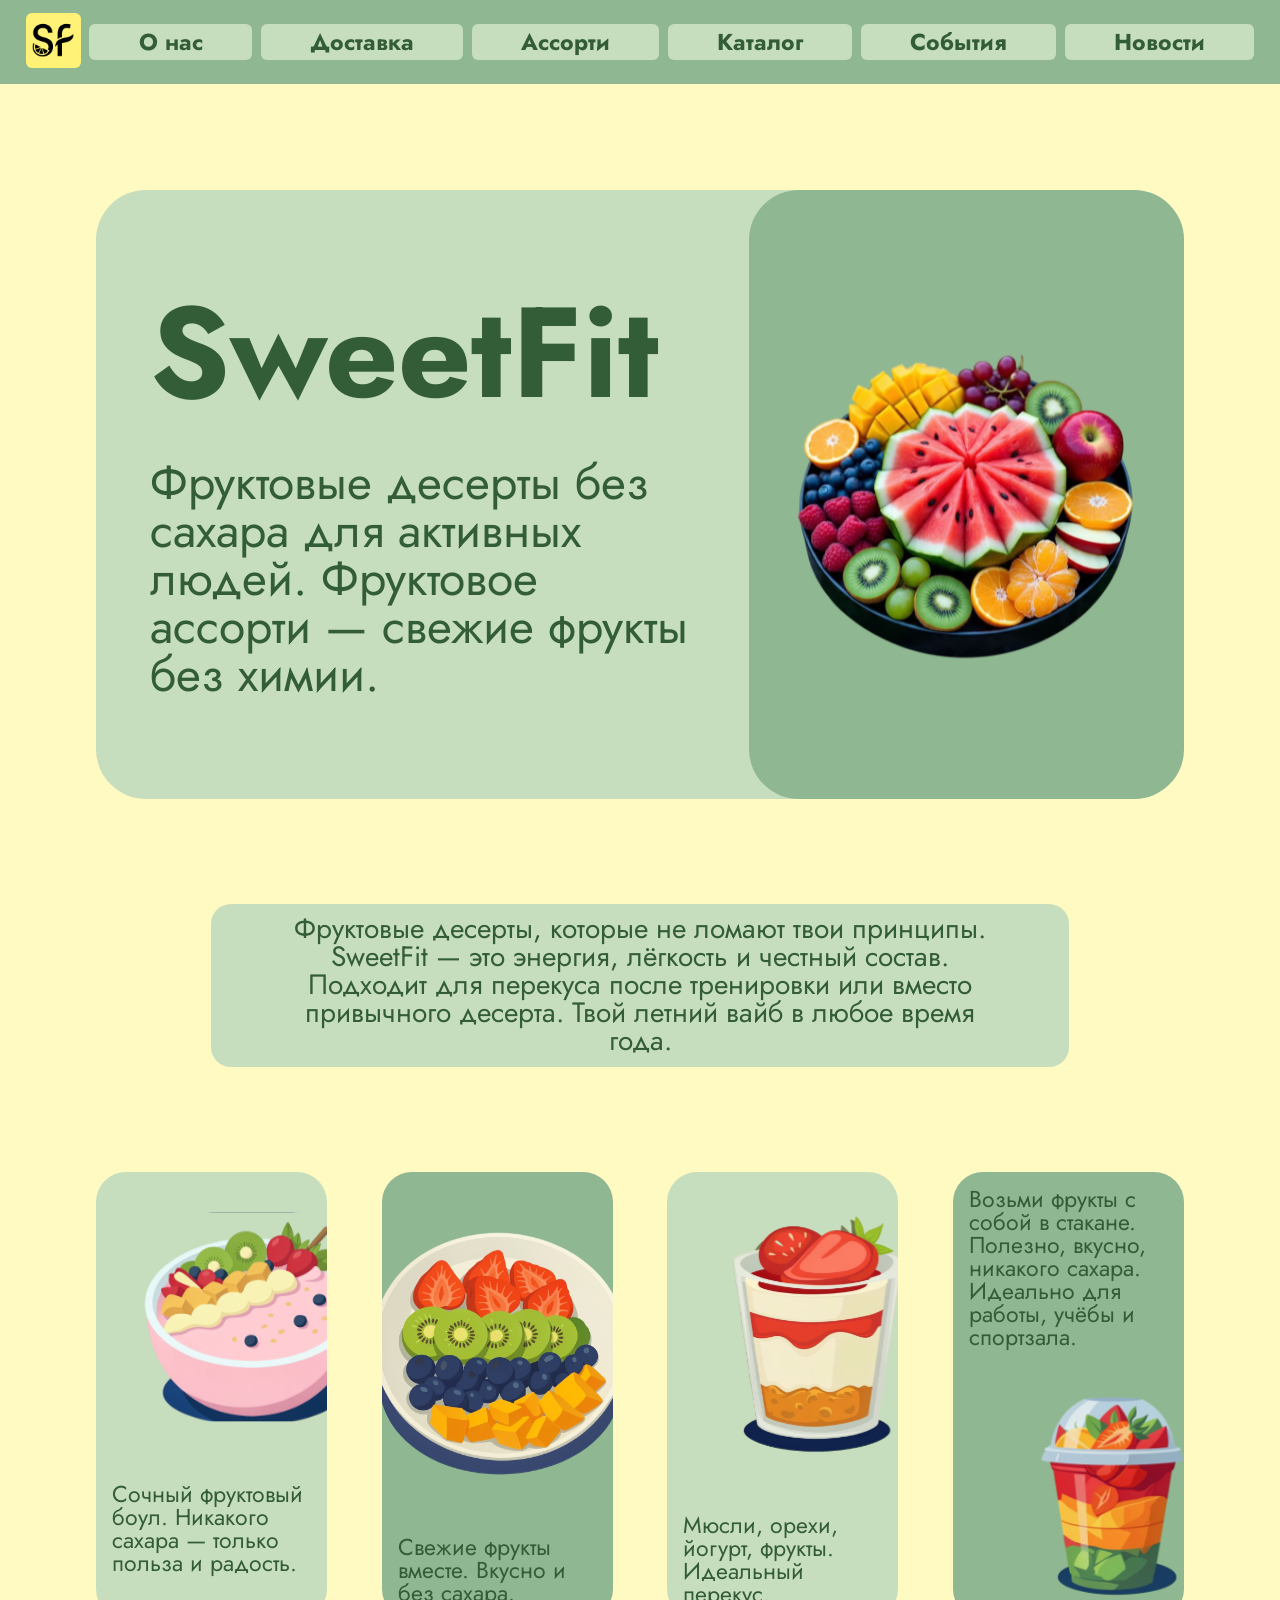
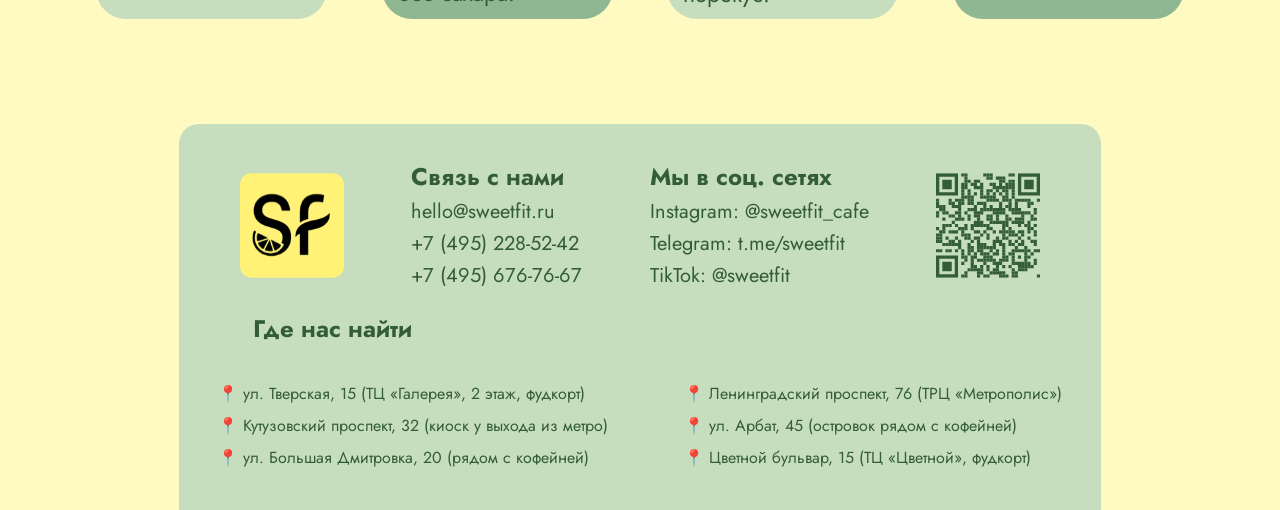
<file: index.html>
<!DOCTYPE html>
<html lang="en">
<head>
    <meta charset="UTF-8">
    <title>SweetFit</title>
    <link rel="stylesheet" href="css/style.css">
    <link rel="icon" href="assets/logo.svg">
</head>
<body class="page_main">
    <header>
        <a href="index.html">
            <img src="assets/logo.svg" alt="Главная">
        </a>
        <button><a href="pages/about.html">О нас</a></button>
        <button><a href="pages/delivery.html">Доставка</a></button>
        <button><a href="pages/assorti.html">Ассорти</a></button>
        <button><a href="pages/catalog.html">Каталог</a></button>
        <button><a href="pages/events.html">События</a></button>
        <button><a href="pages/news.html">Новости</a></button>
    </header>

    <div class="block" id="block_1_main">
        <div class="text_block" id="text_block_1.1_main">
            <h1>SweetFit</h1>
            <p>Фруктовые десерты без сахара для активных людей. Фруктовое ассорти — свежие фрукты без химии.</p>
        </div>
        <div class="block" id="img_block_1.1_main">
            <img src="assets/assorti_main.svg" alt="">
        </div>
    </div>
    
    <div class="block" id="block_2_main">
        <p>Фруктовые десерты, которые не ломают твои принципы. SweetFit —
            это энергия, лёгкость и честный состав. Подходит для перекуса после тренировки или вместо привычного десерта. Твой летний вайб
            в любое время года. </p>
    </div>
    
    <div class="container" id="container_1_main">
        <div class="block" id="block_1.1_main">
            <img src="assets/main_1.svg" alt="">
            <p>Сочный фруктовый боул. Никакого сахара — только польза и радость.</p>
        </div>
        <div class="block" id="block_1.2_main">
            <img src="assets/main_2.svg" alt="">
            <p>Свежие фрукты вместе. Вкусно и без сахара.</p>
        </div>
        <div class="block" id="block_1.3_main">
            <img src="assets/main_3.svg" alt="">
            <p>Мюсли, орехи, йогурт, фрукты. Идеальный перекус.</p>
        </div>
        <div class="block" id="block_1.4_main">
            <p>Возьми фрукты с собой в стакане. Полезно, вкусно, никакого сахара. Идеально
                для работы, учёбы
                и спортзала.</p>
            <img src="assets/main_4.svg" alt="">
        </div>
    </div>
    
    <footer>
        <div class="container" id="container_2_main">
            <img src="assets/logo.svg" alt="">
            <div id="text_block_2.1_main">
                <h2>Связь с нами</h2>
                <p>hello@sweetfit.ru <br>
                    +7 (495) 228-52-42 <br>
                    +7 (495) 676-76-67</p>
            </div>
            <div id="text_block_2.2_main">
                <h2>Мы в соц. сетях</h2>
                <p>Instagram: @sweetfit_cafe <br>
                    Telegram: t.me/sweetfit <br>
                    TikTok: @sweetfit</p>
            </div>
            <img src="assets/qr_1.svg" alt="">
        </div>
        <div class="container" id="container_3_main">
            <h1>Где нас найти</h1>
            <div class="text_block" id="text_block_3.1_main">
                <ul>
                    <li>📍 ул. Тверская, 15 (ТЦ «Галерея», 2 этаж, фудкорт)</li>
                    <li>📍 Кутузовский проспект, 32 (киоск у выхода из метро)</li>
                    <li>📍 ул. Большая Дмитровка, 20 (рядом с кофейней)</li>
                </ul>
                <ul>
                    <li>📍 Ленинградский проспект, 76 (ТРЦ «Метрополис»)</li>
                    <li>📍 ул. Арбат, 45 (островок рядом с кофейней)</li>
                    <li>📍 Цветной бульвар, 15 (ТЦ «Цветной», фудкорт)</li>
                </ul>
            </div>
        </div>
    </footer>
</body>
</html>
</file>
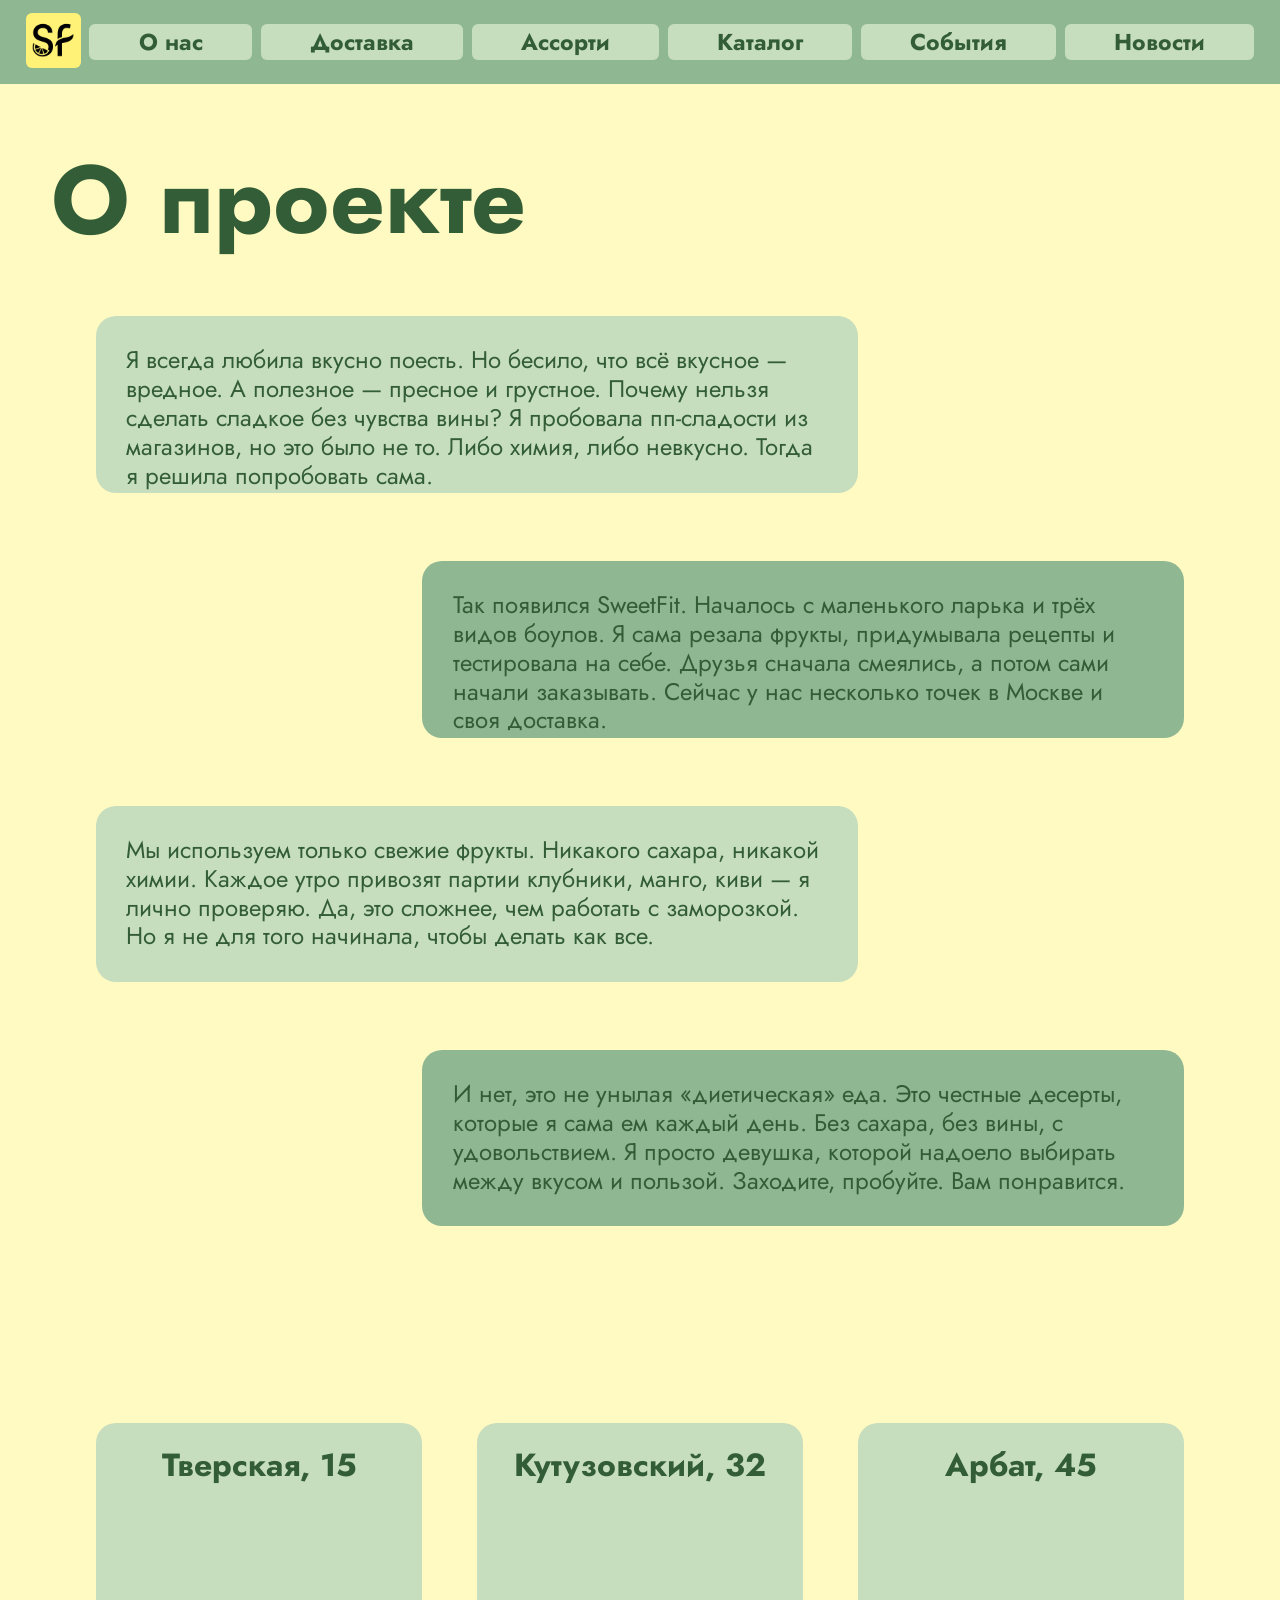
<file: pages/about.html>
<!DOCTYPE html>
<html lang="en">
<head>
    <meta charset="UTF-8">
    <title>О нас</title>
    <link rel="stylesheet" href="../css/style.css">
    <link rel="icon" href="../assets/logo.svg">
</head>
<body class="page_about">
    <header>
        <a href="../index.html">
            <img src="../assets/logo.svg" alt="Главная">
        </a>
        <button><a href="../pages/about.html">О нас</a></button>
        <button><a href="../pages/delivery.html">Доставка</a></button>
        <button><a href="../pages/assorti.html">Ассорти</a></button>
        <button><a href="../pages/catalog.html">Каталог</a></button>
        <button><a href="../pages/events.html">События</a></button>
        <button><a href="../pages/news.html">Новости</a></button>
    </header>
    
    <h1>О проекте</h1>
    
    <div class="container" id="container_1_about">
        <div class="text_block" id="text_block_1.1_about">
            <p>Я всегда любила вкусно поесть. Но бесило, что всё вкусное — вредное. А полезное — пресное и грустное. Почему нельзя сделать сладкое без чувства вины? Я пробовала пп-сладости из магазинов, но это было не то. Либо химия, либо невкусно. Тогда я решила попробовать сама.</p>
        </div>
    </div>
    <div class="container" id="container_2_about">
        <div class="text_block" id="text_block_2.1_about">
            <p>Так появился SweetFit. Началось с маленького ларька и трёх видов боулов. Я сама резала фрукты, придумывала рецепты и тестировала на себе. Друзья сначала смеялись, а потом сами начали заказывать. Сейчас у нас несколько точек в Москве и своя доставка.</p>
        </div>
    </div>
    <div class="container" id="container_3_about">
        <div class="text_block" id="text_block_3.1_about">
            <p>Мы используем только свежие фрукты. Никакого сахара, никакой химии. Каждое утро привозят партии клубники, манго, киви — я лично проверяю. Да, это сложнее, чем работать с заморозкой.  Но я не для того начинала, чтобы делать как все.</p>
        </div>
    </div>
    <div class="container" id="container_4_about">
        <div class="text_block" id="text_block_4.1_about">
            <p>И нет, это не унылая «диетическая» еда. Это честные десерты, которые я сама ем каждый день. Без сахара, без вины, с удовольствием. Я просто девушка, которой надоело выбирать между вкусом и пользой. Заходите, пробуйте. Вам понравится.</p>
        </div>
    </div>

    <div class="container" id="container_5_about">
        <div class="location-card" id="block_5.1_about">
            <div class="location-content">
                <h3>Тверская, 15</h3>
                <div class="location-details">
                    <img src="../assets/location1.svg" alt="Тверская">
                    <p>📍 ул. Тверская, 15<br>ТЦ «Галерея», 2 этаж</p>
                </div>
            </div>
        </div>

        <div class="location-card" id="block_5.2_about">
            <div class="location-content">
                <h3>Кутузовский, 32</h3>
                <div class="location-details">
                    <img src="../assets/location2.svg" alt="Кутузовский">
                    <p>📍 Кутузовский пр-т, 32<br>Киоск у метро</p>
                </div>
            </div>
        </div>

        <div class="location-card" id="block_5.3_about">
            <div class="location-content">
                <h3>Арбат, 45</h3>
                <div class="location-details">
                    <img src="../assets/location3.svg" alt="Арбат">
                    <p>📍 ул. Арбат, 45<br>Островок у кофейни</p>
                </div>
            </div>
        </div>
    </div>

</body>
</html>
</file>
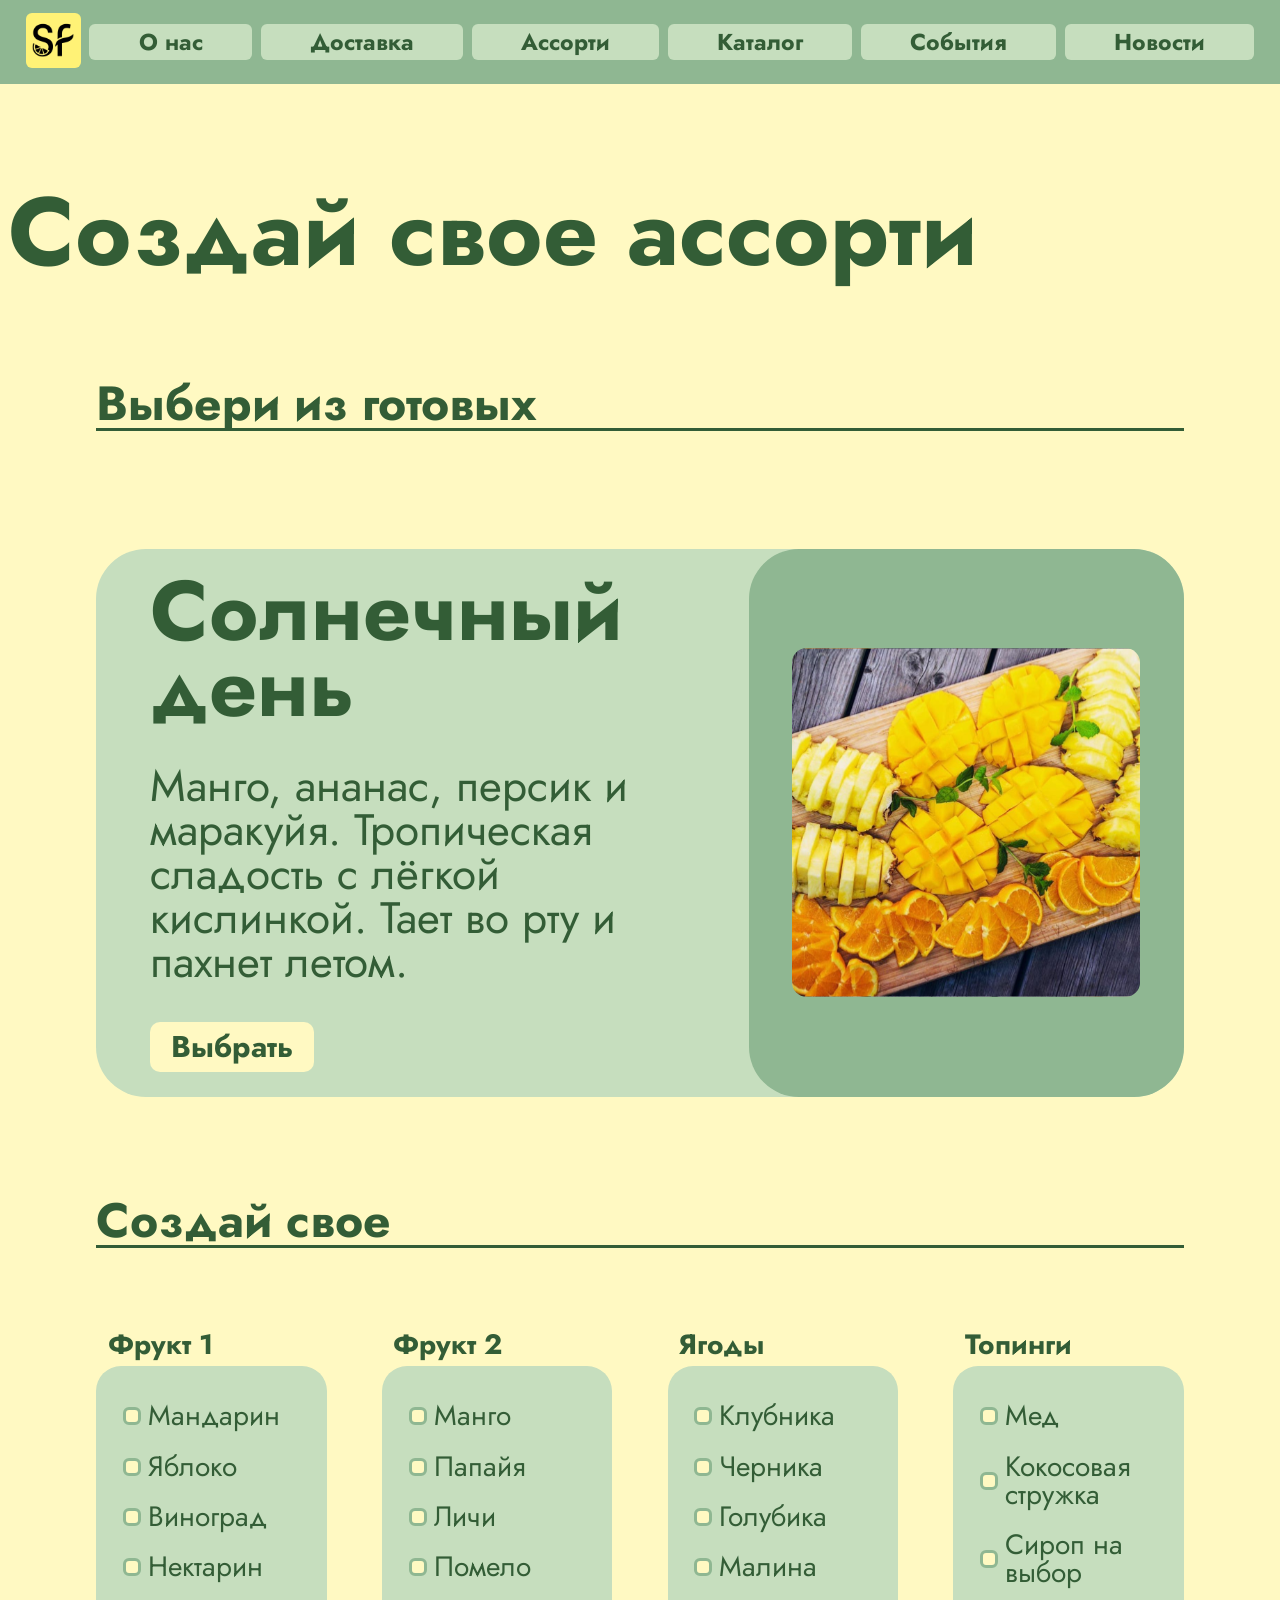
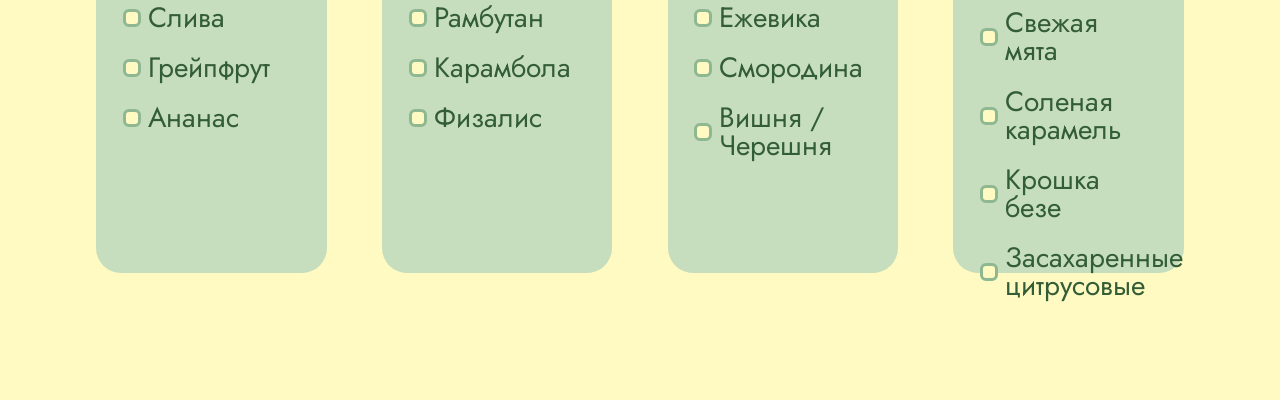
<file: pages/assorti.html>
<!DOCTYPE html>
<html lang="en">
<head>
    <meta charset="UTF-8">
    <title>Ассорти</title>
    <link rel="stylesheet" href="../css/style.css">
    <link rel="icon" href="../assets/logo.svg">
</head>
<body class="page_assorti">

    <header>
        <a href="../index.html">
            <img src="../assets/logo.svg" alt="Главная">
        </a>
        <button><a href="../pages/about.html">О нас</a></button>
        <button><a href="../pages/delivery.html">Доставка</a></button>
        <button><a href="../pages/assorti.html">Ассорти</a></button>
        <button><a href="../pages/catalog.html">Каталог</a></button>
        <button><a href="../pages/events.html">События</a></button>
        <button><a href="../pages/news.html">Новости</a></button>
    </header>

    <h1>Создай свое ассорти</h1>
    
    <div class="text_block">
        <h2>Выбери из готовых</h2>
        <hr class="line_assorti">
    </div>
    
    <div class="block" id="block_1_assorti">
        <div class="text_block" id="text_block_1.1_assorti">
            <h2>Солнечный день</h2>
            <p>Манго, ананас, персик и маракуйя. Тропическая сладость с лёгкой кислинкой. Тает во рту и пахнет летом.</p>
            <button>Выбрать</button>
        </div>
        <div class="block" id="img_block_1.1_assorti">
            <img src="../assets/assorti.svg" alt="">
        </div>
    </div>

    <div class="text_block">
        <h2>Создай свое</h2>
        <hr class="line_assorti">
    </div>

    <div class="container_assorti">
        <div class="text_block_assorti">
            <div class="text"><h2>Фрукт 1</h2></div>
            <div class="block_assorti">
                <label class="checkbox-label">
                    <input type="checkbox" class="custom-checkbox">
                    <span class="checkmark"></span>
                    Мандарин
                </label>
                <label class="checkbox-label">
                    <input type="checkbox" class="custom-checkbox">
                    <span class="checkmark"></span>
                    Яблоко
                </label>
                <label class="checkbox-label">
                    <input type="checkbox" class="custom-checkbox">
                    <span class="checkmark"></span>
                    Виноград
                </label>
                <label class="checkbox-label">
                    <input type="checkbox" class="custom-checkbox">
                    <span class="checkmark"></span>
                    Нектарин
                </label>
                <label class="checkbox-label">
                    <input type="checkbox" class="custom-checkbox">
                    <span class="checkmark"></span>
                    Слива
                </label>
                <label class="checkbox-label">
                    <input type="checkbox" class="custom-checkbox">
                    <span class="checkmark"></span>
                    Грейпфрут
                </label>
                <label class="checkbox-label">
                    <input type="checkbox" class="custom-checkbox">
                    <span class="checkmark"></span>
                    Ананас
                </label>
            </div>
        </div>

        <div class="text_block_assorti">
            <div class="text"><h2>Фрукт 2</h2></div>
            <div class="block_assorti">
                <label class="checkbox-label">
                    <input type="checkbox" class="custom-checkbox">
                    <span class="checkmark"></span>
                    Манго
                </label>
                <label class="checkbox-label">
                    <input type="checkbox" class="custom-checkbox">
                    <span class="checkmark"></span>
                    Папайя
                </label>
                <label class="checkbox-label">
                    <input type="checkbox" class="custom-checkbox">
                    <span class="checkmark"></span>
                    Личи
                </label>
                <label class="checkbox-label">
                    <input type="checkbox" class="custom-checkbox">
                    <span class="checkmark"></span>
                    Помело
                </label>
                <label class="checkbox-label">
                    <input type="checkbox" class="custom-checkbox">
                    <span class="checkmark"></span>
                    Рамбутан
                </label>
                <label class="checkbox-label">
                    <input type="checkbox" class="custom-checkbox">
                    <span class="checkmark"></span>
                    Карамбола
                </label>
                <label class="checkbox-label">
                    <input type="checkbox" class="custom-checkbox">
                    <span class="checkmark"></span>
                    Физалис
                </label>
            </div>
        </div>

        <div class="text_block_assorti">
            <div class="text"><h2>Ягоды</h2></div>
            <div class="block_assorti">
                <label class="checkbox-label">
                    <input type="checkbox" class="custom-checkbox">
                    <span class="checkmark"></span>
                    Клубника
                </label>
                <label class="checkbox-label">
                    <input type="checkbox" class="custom-checkbox">
                    <span class="checkmark"></span>
                    Черника
                </label>
                <label class="checkbox-label">
                    <input type="checkbox" class="custom-checkbox">
                    <span class="checkmark"></span>
                    Голубика
                </label>
                <label class="checkbox-label">
                    <input type="checkbox" class="custom-checkbox">
                    <span class="checkmark"></span>
                    Малина
                </label>
                <label class="checkbox-label">
                    <input type="checkbox" class="custom-checkbox">
                    <span class="checkmark"></span>
                    Ежевика
                </label>
                <label class="checkbox-label">
                    <input type="checkbox" class="custom-checkbox">
                    <span class="checkmark"></span>
                    Смородина
                </label>
                <label class="checkbox-label">
                    <input type="checkbox" class="custom-checkbox">
                    <span class="checkmark"></span>
                    Вишня / Черешня
                </label>
            </div>
        </div>

        <div class="text_block_assorti">
            <div class="text"><h2>Топинги</h2></div>
            <div class="block_assorti">
                <label class="checkbox-label">
                    <input type="checkbox" class="custom-checkbox">
                    <span class="checkmark"></span>
                    Мед
                </label>
                <label class="checkbox-label">
                    <input type="checkbox" class="custom-checkbox">
                    <span class="checkmark"></span>
                    Кокосовая стружка
                </label>
                <label class="checkbox-label">
                    <input type="checkbox" class="custom-checkbox">
                    <span class="checkmark"></span>
                    Сироп на выбор
                </label>
                <label class="checkbox-label">
                    <input type="checkbox" class="custom-checkbox">
                    <span class="checkmark"></span>
                    Свежая мята
                </label>
                <label class="checkbox-label">
                    <input type="checkbox" class="custom-checkbox">
                    <span class="checkmark"></span>
                    Соленая карамель
                </label>
                <label class="checkbox-label">
                    <input type="checkbox" class="custom-checkbox">
                    <span class="checkmark"></span>
                    Крошка безе
                </label>
                <label class="checkbox-label">
                    <input type="checkbox" class="custom-checkbox">
                    <span class="checkmark"></span>
                    Засахаренные цитрусовые
                </label>
            </div>
        </div>
    </div>
</body>
</html>
</file>
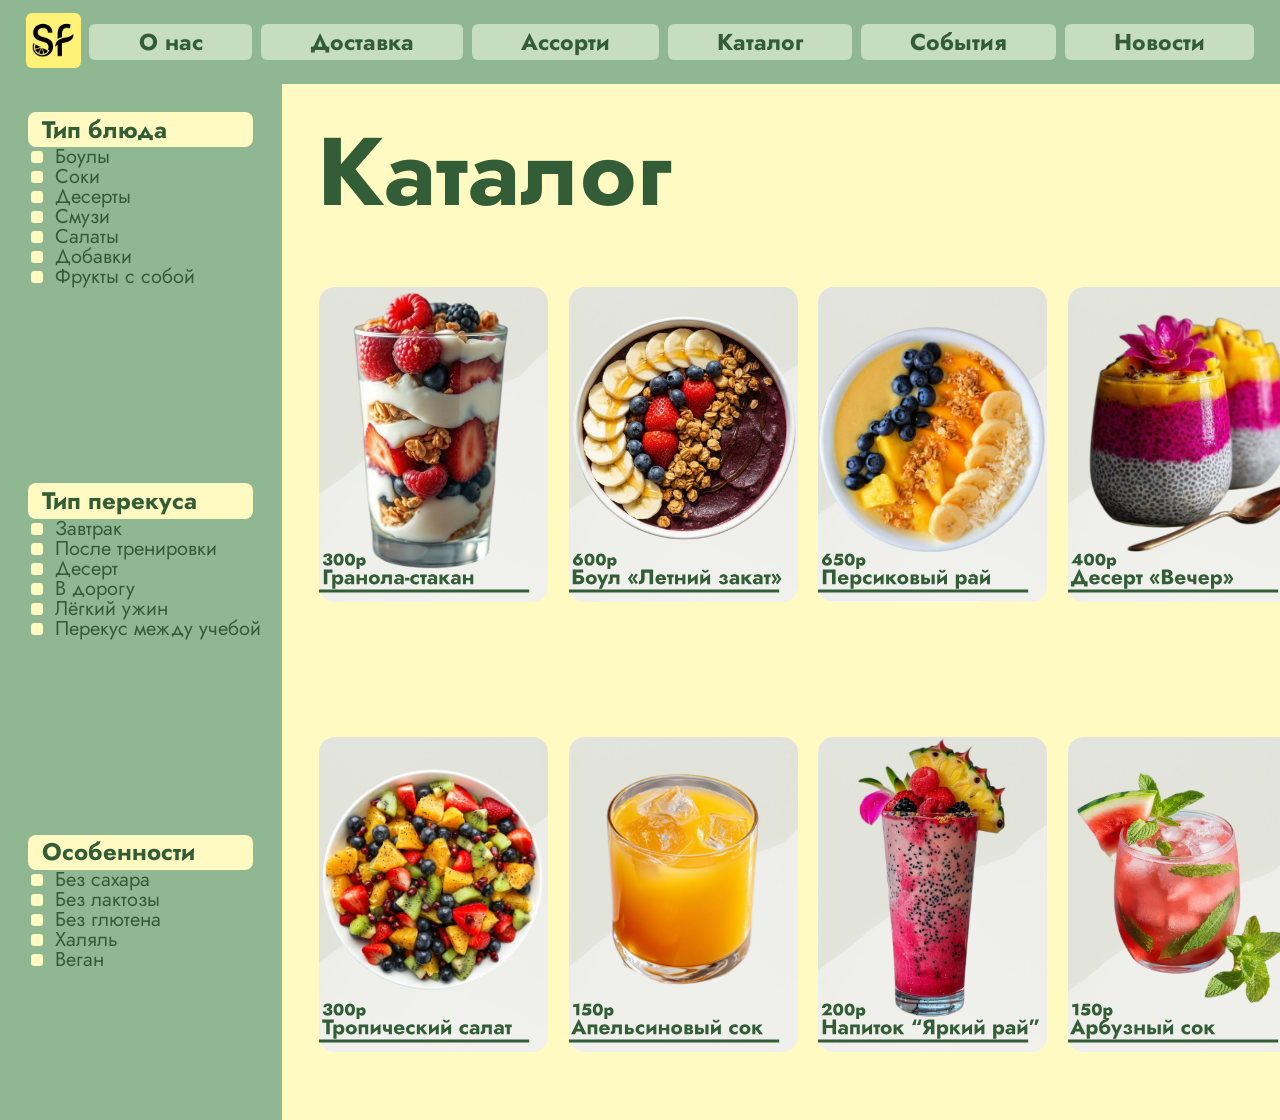
<file: pages/catalog.html>
<!DOCTYPE html>
<html lang="en">
<head>
    <meta charset="UTF-8">
    <title>Каталог</title>
    <link rel="stylesheet" href="../css/style.css">
    <link rel="icon" href="../assets/logo.svg">
</head>
<body class="page_catalog">
    <header>
        <a href="../index.html">
            <img src="../assets/logo.svg" alt="Главная">
        </a>
        <button><a href="../pages/about.html">О нас</a></button>
        <button><a href="../pages/delivery.html">Доставка</a></button>
        <button><a href="../pages/assorti.html">Ассорти</a></button>
        <button><a href="../pages/catalog.html">Каталог</a></button>
        <button><a href="../pages/events.html">События</a></button>
        <button><a href="../pages/news.html">Новости</a></button>
    </header>
    
    <div class="catalog">
        <div class="container" id="container_1_catalog">
            <div class="text_block" id="text_block_1.1_catalog">
                <div class="filter-group">
                    <h3>Тип блюда</h3>
                    <label class="checkbox-label">
                        <input type="checkbox" class="custom-checkbox">
                        <span class="checkmark"></span>
                        Боулы
                    </label>
                    <label class="checkbox-label">
                        <input type="checkbox" class="custom-checkbox">
                        <span class="checkmark"></span>
                        Соки
                    </label>
                    <label class="checkbox-label">
                        <input type="checkbox" class="custom-checkbox">
                        <span class="checkmark"></span>
                        Десерты
                    </label>
                    <label class="checkbox-label">
                        <input type="checkbox" class="custom-checkbox">
                        <span class="checkmark"></span>
                        Смузи
                    </label>
                    <label class="checkbox-label">
                        <input type="checkbox" class="custom-checkbox">
                        <span class="checkmark"></span>
                        Салаты
                    </label>
                    <label class="checkbox-label">
                        <input type="checkbox" class="custom-checkbox">
                        <span class="checkmark"></span>
                        Добавки
                    </label>
                    <label class="checkbox-label">
                        <input type="checkbox" class="custom-checkbox">
                        <span class="checkmark"></span>
                        Фрукты с собой
                    </label>
                </div>
    
                <div class="filter-group">
                    <h3>Тип перекуса</h3>
                    <label class="checkbox-label">
                        <input type="checkbox" class="custom-checkbox">
                        <span class="checkmark"></span>
                        Завтрак
                    </label>
                    <label class="checkbox-label">
                        <input type="checkbox" class="custom-checkbox">
                        <span class="checkmark"></span>
                        После тренировки
                    </label>
                    <label class="checkbox-label">
                        <input type="checkbox" class="custom-checkbox">
                        <span class="checkmark"></span>
                        Десерт
                    </label>
                    <label class="checkbox-label">
                        <input type="checkbox" class="custom-checkbox">
                        <span class="checkmark"></span>
                        В дорогу
                    </label>
                    <label class="checkbox-label">
                        <input type="checkbox" class="custom-checkbox">
                        <span class="checkmark"></span>
                        Лёгкий ужин
                    </label>
                    <label class="checkbox-label">
                        <input type="checkbox" class="custom-checkbox">
                        <span class="checkmark"></span>
                        Перекус между учебой
                    </label>
                </div>
    
                <div class="filter-group">
                    <h3>Особенности</h3>
                    <label class="checkbox-label">
                        <input type="checkbox" class="custom-checkbox">
                        <span class="checkmark"></span>
                        Без сахара
                    </label>
                    <label class="checkbox-label">
                        <input type="checkbox" class="custom-checkbox">
                        <span class="checkmark"></span>
                        Без лактозы
                    </label>
                    <label class="checkbox-label">
                        <input type="checkbox" class="custom-checkbox">
                        <span class="checkmark"></span>
                        Без глютена
                    </label>
                    <label class="checkbox-label">
                        <input type="checkbox" class="custom-checkbox">
                        <span class="checkmark"></span>
                        Халяль
                    </label>
                    <label class="checkbox-label">
                        <input type="checkbox" class="custom-checkbox">
                        <span class="checkmark"></span>
                        Веган
                    </label>
                </div>
            </div>
        </div>
        
        <div class="container" id="container_2_catalog">
            <h1>Каталог</h1>
            <div class="container" id="container_2.1_catalog">
                <div class="container" id="container_2.1.1_catalog">
                    <div class="block" id="block_2.1.1.1_catalog">
                        <img src="../assets/cat1.svg" alt="">
                    </div>
                    <div class="block" id="block_2.1.1.2_catalog">
                        <img src="../assets/cat2.svg" alt="">
                    </div>
                </div>
                <div class="container" id="container_2.1.2_catalog">
                    <div class="block" id="block_2.1.2.1_catalog">
                        <img src="../assets/cat3.svg" alt="">
                    </div>
                    <div class="block" id="block_2.1.2.2_catalog">
                        <img src="../assets/cat4.svg" alt="">
                    </div>
                </div>
            </div>
            <div class="container" id="container_2.2_catalog">
                <div class="container" id="container_2.2.1_catalog">
                    <div class="block" id="block_2.2.1.1_catalog">
                        <img src="../assets/cat5.svg" alt="">
                    </div>
                    <div class="block" id="block_2.2.1.2_catalog">
                        <img src="../assets/cat6.svg" alt="">
                    </div>
                </div>
                <div class="container" id="container_2.2.2_catalog">
                    <div class="block" id="block_2.2.2.1_catalog">
                        <img src="../assets/cat7.svg" alt="">
                    </div>
                    <div class="block" id="block_2.2.2.2_catalog">
                        <img src="../assets/cat8.svg" alt="">
                    </div>
                </div>
            </div>
        </div>
    </div>
</body>
</html>
</file>
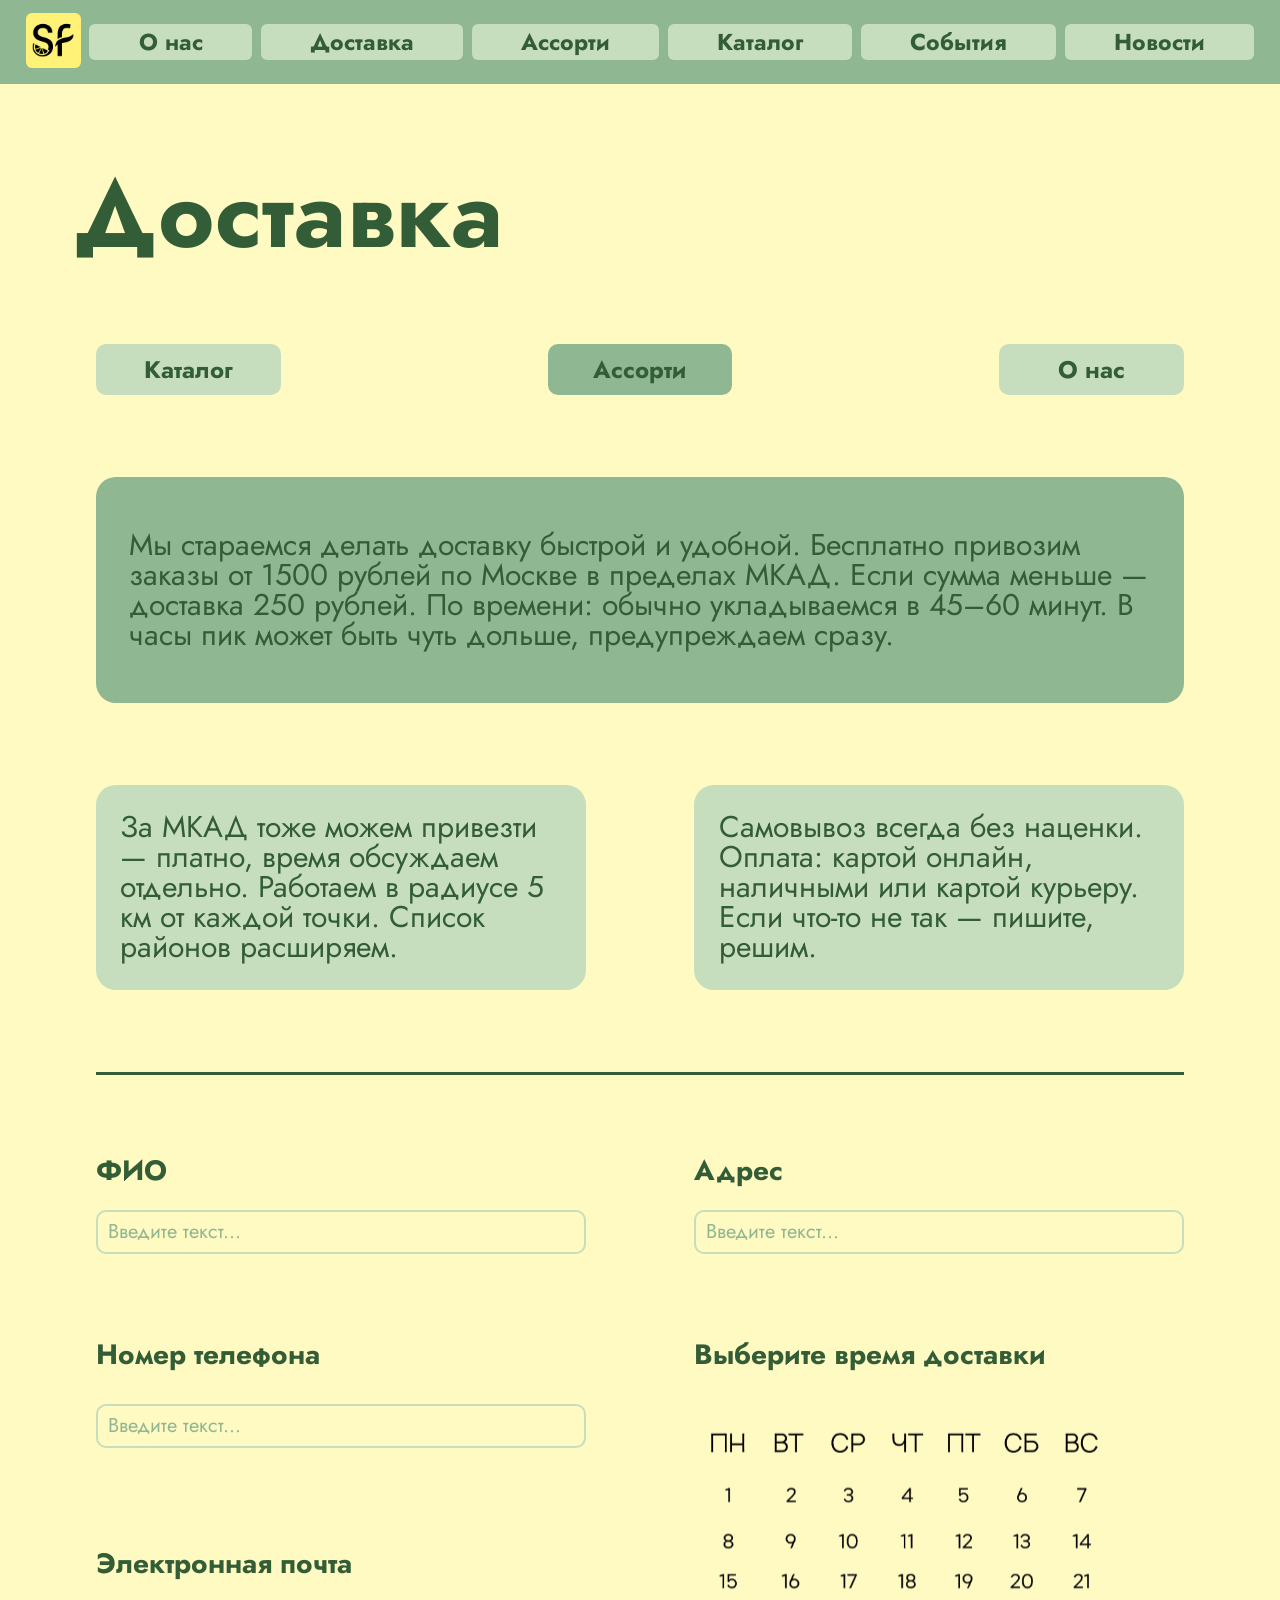
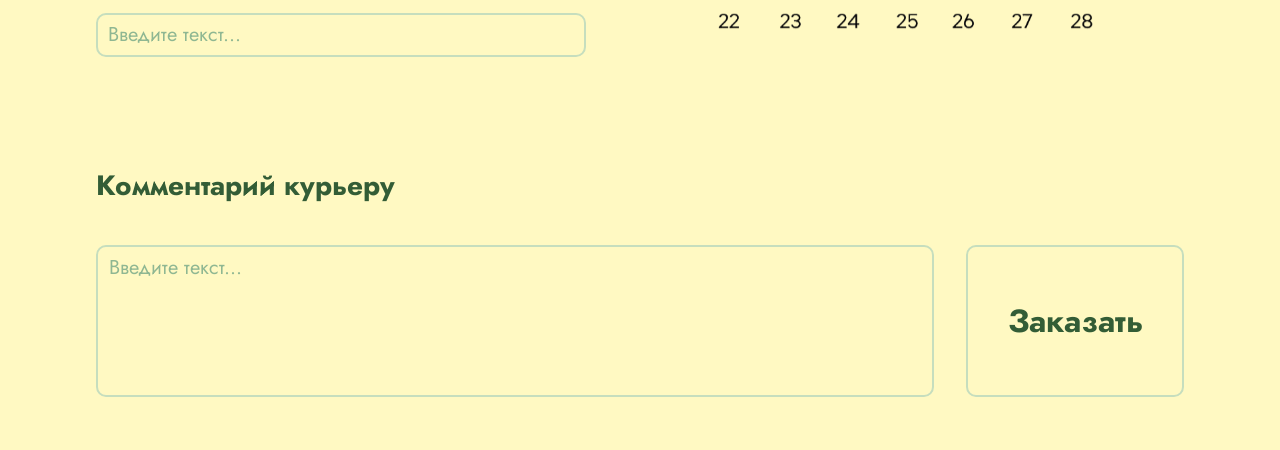
<file: pages/delivery.html>
<!DOCTYPE html>
<html lang="en">
<head>
    <meta charset="UTF-8">
    <title>Доставка</title>
    <link rel="stylesheet" href="../css/style.css">
    <link rel="icon" href="../assets/logo.svg">
</head>
<body class="page_delivery">
    <header>
        <a href="../index.html">
            <img src="../assets/logo.svg" alt="Главная">
        </a>
        <button><a href="../pages/about.html">О нас</a></button>
        <button><a href="../pages/delivery.html">Доставка</a></button>
        <button><a href="../pages/assorti.html">Ассорти</a></button>
        <button><a href="../pages/catalog.html">Каталог</a></button>
        <button><a href="../pages/events.html">События</a></button>
        <button><a href="../pages/news.html">Новости</a></button>
    </header>

    <h1>Доставка</h1>

    <div class="container" id="container_1_delivery">
        <button id="btn_1_delivery"><a href="../pages/catalog.html">Каталог</a></button>
        <button id="btn_2_delivery"><a href="../pages/assorti.html">Ассорти</a></button>
        <button id="btn_3_delivery"><a href="../pages/about.html">О нас</a></button>
    </div>

    <div class="text_block" id="text_block_1_delivery">
        <p>Мы стараемся делать доставку быстрой и удобной. Бесплатно привозим заказы от 1500 рублей по Москве в пределах МКАД. Если сумма меньше — доставка 250 рублей. По времени: обычно укладываемся в 45–60 минут. В часы пик может быть чуть дольше, предупреждаем сразу.</p>
    </div>

    <div class="container" id="container_2_delivery">
        <div class="text_block" id="text_block_2.1_delivery">
            <p>За МКАД тоже можем привезти — платно, время обсуждаем отдельно. Работаем в радиусе 5 км от каждой точки. Список районов расширяем.</p>
        </div>
        <div class="text_block" id="text_block_2.2_delivery">
            <p>Самовывоз всегда без наценки. Оплата: картой онлайн, наличными или картой курьеру. Если что-то не так — пишите, решим.</p>
        </div>
    </div>

    <hr class="line_delivery">

    <div class="container" id="container_3_delivery">
        <div class="text_block" id="text_block_3.1_delivery">
            <h2>ФИО</h2>
            <p>Введите текст...</p>
        </div>
        <div class="text_block" id="text_block_3.2_delivery">
            <h2>Адрес</h2>
            <p>Введите текст...</p>
        </div>
    </div>

    <div class="container" id="container_4_delivery">
        <div class="container" id="container_4.1_delivery">
            <div class="text_block" id="text_block_4.1.1_delivery">
                <h2>Номер телефона</h2>
                <p>Введите текст...</p>
            </div>
            <div class="text_block" id="text_block_4.1.2_delivery">
                <h2>Электронная почта</h2>
                <p>Введите текст...</p>
            </div>
        </div>
        <div class="block" id="block_4.1_delivery">
            <h2>Выберите время доставки</h2>
            <img src="../assets/calendar.svg" alt="">
        </div>
    </div>

    <div class="text_block" id="text_block_2_delivery">
        <h2>Комментарий курьеру</h2>
        <div class="container" id="container_2.1_delivery">
            <p>Введите текст...</p>
            <button><a href="../pages/404.html">Заказать</a></button>
        </div>
    </div>
</body>
</html>
</file>
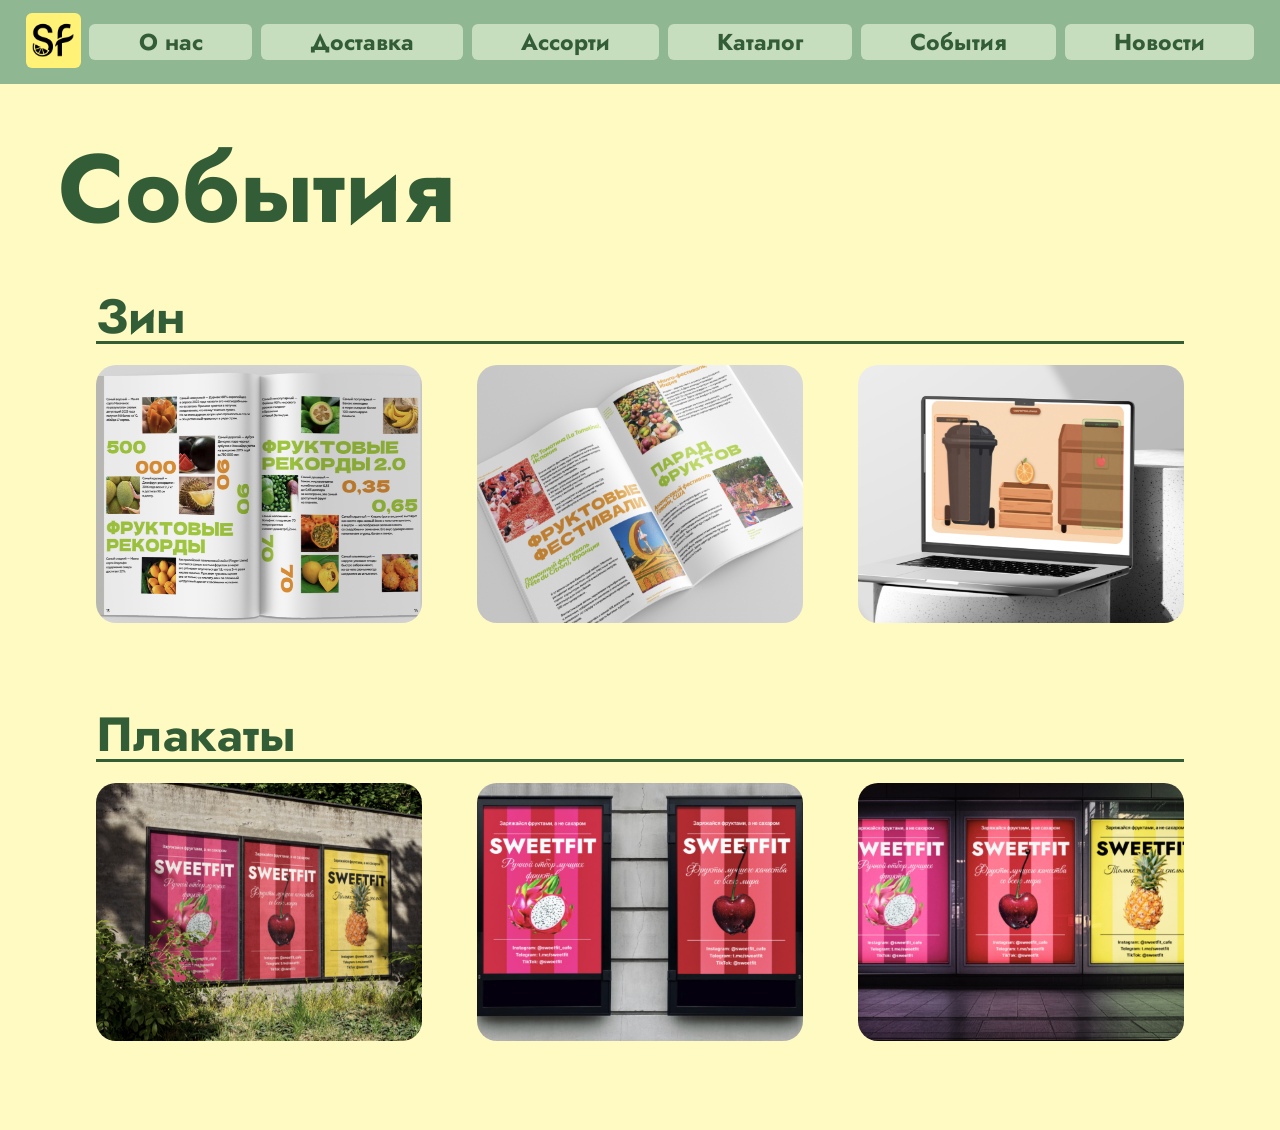
<file: pages/events.html>
<!DOCTYPE html>
<html lang="en">
<head>
    <meta charset="UTF-8">
    <title>События</title>
    <link rel="stylesheet" href="../css/style.css">
    <link rel="icon" href="../assets/logo.svg">
</head>
<body class="page_events">
    <header>
        <a href="../index.html">
            <img src="../assets/logo.svg" alt="Главная">
        </a>
        <button><a href="../pages/about.html">О нас</a></button>
        <button><a href="../pages/delivery.html">Доставка</a></button>
        <button><a href="../pages/assorti.html">Ассорти</a></button>
        <button><a href="../pages/catalog.html">Каталог</a></button>
        <button><a href="../pages/events.html">События</a></button>
        <button><a href="../pages/news.html">Новости</a></button>
    </header>

    <h1>События</h1>

    <div class="container" id="container_1_events">
        <div id="text_block_1.1_events">
            <h2>Зин</h2>
            <hr class="line_events">
        </div>
        <div class="container" id="container_1.1_events">
            <div class="img_block_events"><img src="../assets/events1.svg" alt=""></div>
            <div class="img_block_events"><img src="../assets/events2.svg" alt=""></div>
            <div class="img_block_events"><img src="../assets/events3.svg" alt=""></div>
        </div>
    </div>

    <div class="container" id="container_2_events">
        <div id="text_block_2.1_events">
            <h2>Плакаты</h2>
            <hr class="line_events">
        </div>
        <div class="container" id="container_2.1_events">
            <div class="img_block_events"><img src="../assets/events4.svg" alt=""></div>
            <div class="img_block_events"><img src="../assets/events5.svg" alt=""></div>
            <div class="img_block_events"><img src="../assets/events6.svg" alt=""></div>
        </div>
    </div>
</body>
</html>
</file>
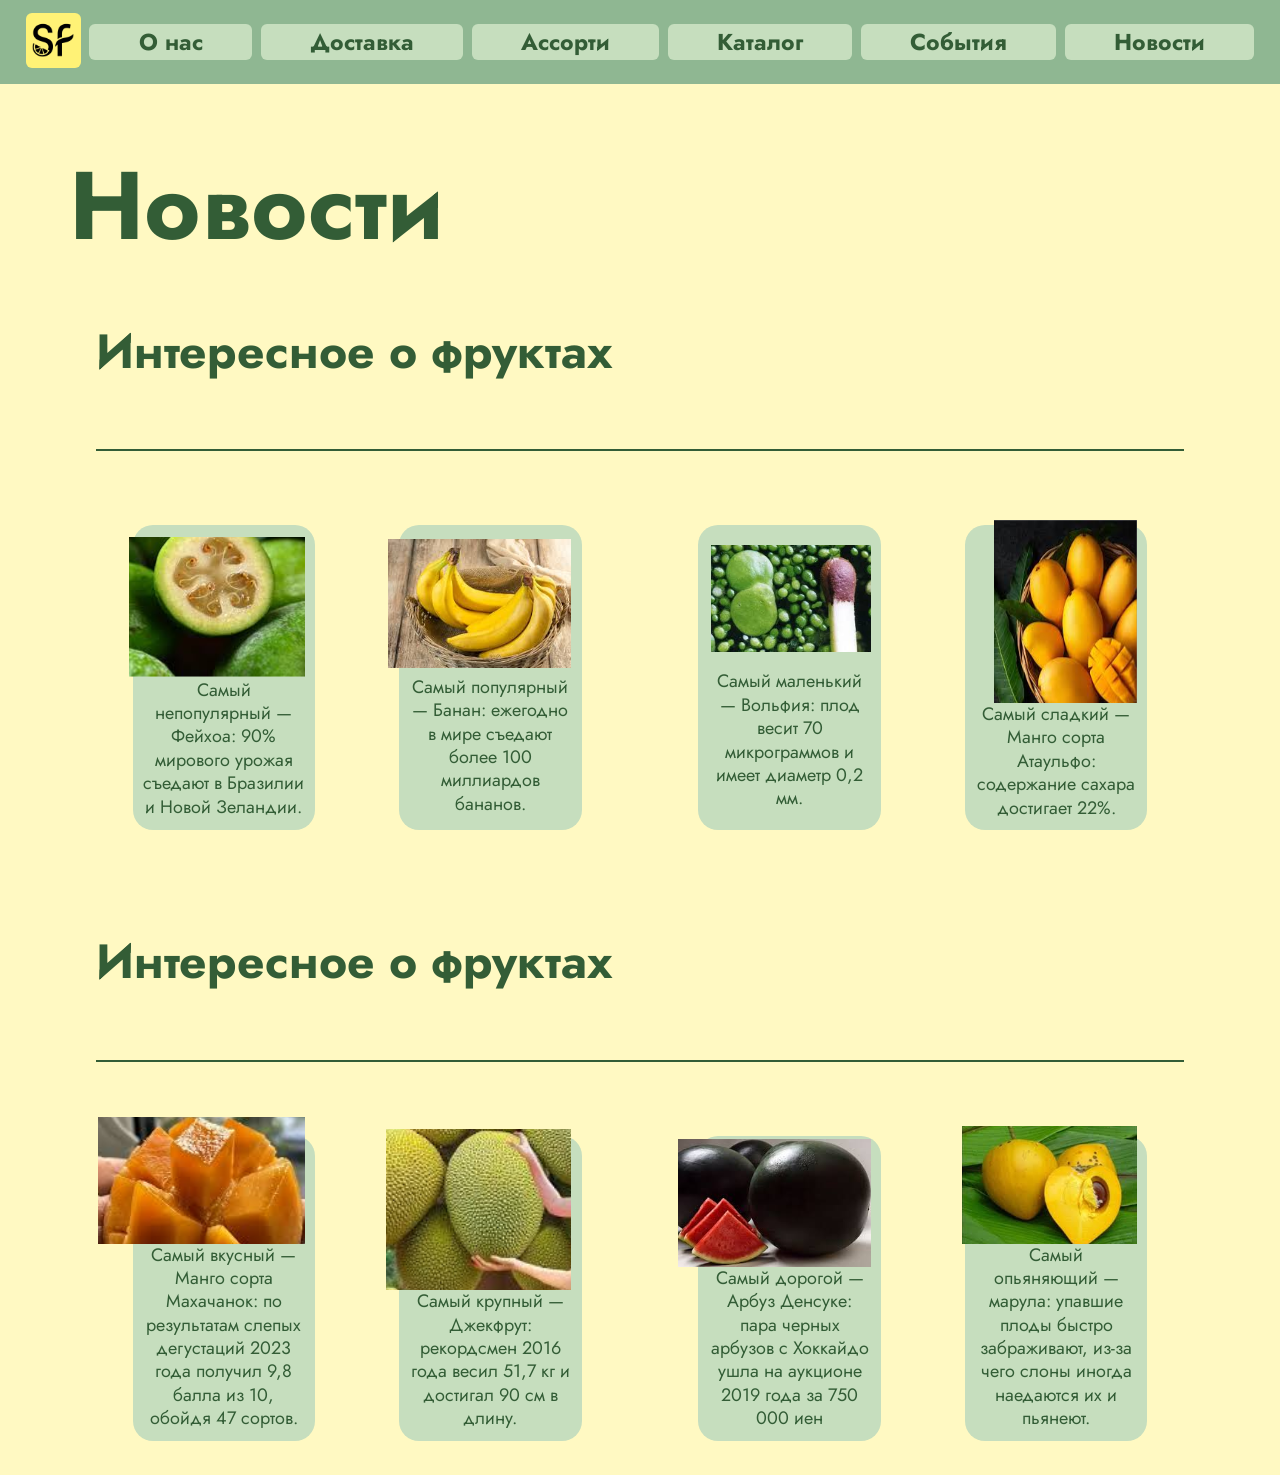
<file: pages/news.html>
<!DOCTYPE html>
<html lang="en">
<head>
    <meta charset="UTF-8">
    <title>Новости</title>
    <link rel="stylesheet" href="../css/style.css">
    <link rel="icon" href="../assets/logo.svg">
</head>
<body class="page_news">
    <header>
        <a href="../index.html">
            <img src="../assets/logo.svg" alt="Главная">
        </a>
        <button><a href="../pages/about.html">О нас</a></button>
        <button><a href="../pages/delivery.html">Доставка</a></button>
        <button><a href="../pages/assorti.html">Ассорти</a></button>
        <button><a href="../pages/catalog.html">Каталог</a></button>
        <button><a href="../pages/events.html">События</a></button>
        <button><a href="../pages/news.html">Новости</a></button>
    </header>

    <h1>Новости</h1>

    <h2>Интересное о фруктах</h2>
    <hr class="line_news">
    <div id="container_1.1_news">
        <div class="pair">
            <div id="block_1.1.1_news" class="block">
                <p>Самый непопулярный — Фейхоа: 90% мирового урожая съедают в Бразилии и Новой Зеландии.</p>
                <img src="../assets/b1_news.svg" alt="">
            </div>
            <div id="block_1.1.2_news" class="block">
                <p>Самый популярный — Банан: ежегодно в мире съедают более 100 миллиардов бананов.</p>
                <img src="../assets/b2_news.svg" alt="">
            </div>
        </div>
        <div class="pair">
            <div id="block_1.1.3_news" class="block">
                <p>Самый маленький — Вольфия: плод весит 70 микрограммов и имеет диаметр 0,2 мм.</p>
                <img src="../assets/b3_news.svg" alt="">
            </div>
            <div id="block_1.1.4_news" class="block">
                <p>Самый сладкий — Манго сорта Атаульфо: содержание сахара достигает 22%.</p>
                <img src="../assets/b4_news.svg" alt="">
            </div>
        </div>
    </div>

    <h2>Интересное о фруктах</h2>
    <hr class="line_news">
    <div id="container_1.2_news">
        <div class="pair">
            <div id="block_1.2.1_news" class="block">
                <p>Самый вкусный — Манго сорта Махачанок: по результатам слепых дегустаций 2023 года получил 9,8 балла из 10, обойдя 47 сортов.</p>
                <img src="../assets/b5_news.svg" alt="">
            </div>
            <div id="block_1.2.2_news" class="block">
                <p>Самый крупный — Джекфрут: рекордсмен 2016 года весил 51,7 кг и достигал 90 см в длину.</p>
                <img src="../assets/b6_news.svg" alt="">
            </div>
        </div>
        <div class="pair">
            <div id="block_1.2.3_news" class="block">
                <p>Самый дорогой — Арбуз Денсуке: пара черных арбузов с Хоккайдо ушла на аукционе 2019 года за 750 000 иен </p>
                <img src="../assets/b7_news.svg" alt="">
            </div>
            <div id="block_1.2.4_news" class="block">
                <p>Самый опьяняющий — марула: упавшие плоды быстро забраживают, из-за чего слоны иногда наедаются их и пьянеют.</p>
                <img src="../assets/b8_news.svg" alt="">
            </div>
        </div>
    </div>
</body>
</html>
</file>
<file: css/style.css>
@import url("reset.css");
@import url("fonts.css");

:root {
    --main-color: #FFF9C2;
    --light-green: #C6DEBE;
    --green: #8FB792;
    --yellow: #FFF276;
    --text-color: #335D36;
    --delivery-text-color: #8FB792;
}

* {
    margin: 0;
    padding: 0;
    box-sizing: border-box;
}

body {
    width: 100%;
    display: flex;
    flex-direction: column;
    align-items: center;
    background-color: var(--main-color);
    color: var(--text-color);
    scrollbar-width: none;
    a {
        color: var(--text-color);
    }
    gap:5%;
    font-family: "Jost", Arial, sans-serif;
}

.page_main{height: 2110px}
.page_catalog{height: 1120px; gap: 0}
.page_about{
    height: 1360px;
    h1 {
        display: flex;
        font-size: 96px;
        font-weight: bolder;
        margin-left: -55%;
    }
}
.page_delivery{
    height: 2050px;
    gap: 4%;
    h1 {
        display: flex;
        font-size: 96px;
        font-weight: bolder;
        margin-left: -55%;
    }
}
.page_assorti{
    height: 2000px;
    h1 {
        display: flex;
        font-size: 96px;
        font-weight: bolder;
        margin-left: -23%;
    }
}
.page_news{
    height: 1475px;
    h1 {
        display: flex;
        font-size: 96px;
        font-weight: bolder;
        margin-left: -60%;
    }
    h2 {
        width: 85%;
        font-size: 48px;
        font-weight: bold;
    }
}
.page_events{
    height: 1130px;
    h1 {
        display: flex;
        font-size: 96px;
        font-weight: bolder;
        margin-left: -60%;
    }
}
.page_404 {
    height: 905px;
    display: flex;
    text-align: center;
    justify-content: center;
    gap: 10%;
    h1 {
        font-weight: bolder;
        font-size: 100px;
    }
    button {
        padding: 1% 4% 1% 4%;
        border: none;
        background-color: var(--light-green);
        border-radius: 15px;
    }
    a {
        text-decoration: none;
        font-size: 50px;
        font-weight: bold;
        font-family: "Jost", Arial, sans-serif;
    }
}

header {
    width: 100%;
    height: 84px;
    display: flex;
    flex-direction: row;
    justify-content: space-between;
    align-items: center;
    background-color: var(--green);
    padding: 1% 2% 1% 2%;
    button {
        padding: 0.1% 4% 0.1% 4%;
        border: none;
        background-color: var(--light-green);
        border-radius: 6px;
    }
}

header a {
    color: var(--text-color);
    font-weight: bold;
    font-family: "Jost", Arial, sans-serif;
    text-decoration: none;
    font-size: 23px;
}

.block {
    display: flex;
    background-color: var(--light-green);
}

#block_1_main {
    width: 85%;
    height: 30%;
    display: flex;
    flex-direction: row;
    border-radius: 50px;
    align-items: center;
    justify-content: space-between;
    img {
        width: 40%;
        height: 90%;
    }
}

#img_block_1\.1_main {
    width: 40%;
    height: 100%;
    display: flex;
    border-radius: 50px;
    background-color: var(--green);
    justify-self: flex-end;
    align-items: center;
    justify-content: center;
    img {
        width: 80%;
        height: 80%;
    }
}

#text_block_1\.1_main {
    width: 50%;
    height: 100%;
    display: flex;
    flex-direction: column;
    justify-content: center;
    gap: 7%;
    h1 {
        font-weight: bolder;
        font-size: 128px;
    }
    p {
        font-size: 48px;
    }
    margin-left: 5%;
}

#block_2_main {
    width: 67%;
    height: 8%;
    display: flex;
    align-items: center;
    justify-content: center;
    font-size: 28px;
    border-radius: 20px;
    padding: 0 5% 0 5%;
    text-align: center;
}

#container_1_main {
    width: 85%;
    height: 22%;
    display: flex;
    gap: 5%;
}

#block_1\.1_main, #block_1\.2_main, #block_1\.3_main, #block_1\.4_main {
    width: 22%;
    height: 100%;
    display: flex;
    flex-direction: column;
    border-radius: 30px;
    p {
        font-size: 23px;
        padding: 3% 7% 0 7%;
    }
}

#block_1\.1_main {
    display: flex;
    gap: 3%;
    align-items: flex-end;
    img {
        width: 80%;
        height: 65%;
    }
}

#block_1\.2_main {
    display: flex;
    align-items: flex-end;
    background-color: var(--green);
    img {
        width: 100%;
        height: 80%;
    }
}


#block_1\.3_main {
    display: flex;
    align-items: flex-end;
    img {
        width: 80%;
        height: 75%;
    }
}


#block_1\.4_main {
    display: flex;
    gap: 3%;
    align-items: flex-end;
    background-color: var(--green);   
    img {
        width: 80%;
        height: 70%;
    }
    p {
        margin-top: 4%;
    }
}

footer {
    width: 72%;
    height: 19%;
    display: flex;
    flex-direction: column;
    background-color: var(--light-green);
    border-radius: 20px 20px 0 0;
    img {
        width: 12%;
        height: 70%;
    }
}

#container_2_main {
    width: 100%;
    height: 50%;
    display: flex;
    align-items: center;
    justify-content: space-around;
    padding: 1% 3% 0 3%;
}

#text_block_2\.1_main, #text_block_2\.2_main {
    display: flex;
    flex-direction: column;
    gap: 3%;
    line-height: 1.6;
    h2 {
        font-weight: bolder;
        font-size: 24px;
    }
    p {
        font-size: 20px;
    }
}

#container_3_main {
    width: 100%;
    height: 50%;
    display: flex;
    flex-direction: column;
    h1 {
        font-weight: bolder;
        font-size: 24px;
        margin-left: 8%;
    }
}

#text_block_3\.1_main {
    width: 100%;
    height: 100%;
    display: flex;
    flex-direction: row;
    align-items: center;
    justify-content: space-around;
    line-height: 2;
    p {
        font-size: 22px;
    }
}

.catalog {
    width: 100%;
    height: 100%;
    display: flex;
    flex-direction: row;
}

#container_1_catalog {
    width: 22%;
    height: 100%;
    display: flex;
    flex-direction: column;
    align-self: flex-start;
    background-color: var(--green);
    
}

#text_block_1\.1_catalog {
    width: 100%;
    height: 100%;
    display: flex;
    margin: 10%;
    flex-direction: column;
    gap: 20%;
}

.filter-group {
    display: flex;
    flex-direction: column;
    gap: 13%;
    h3 {
        font-size: 24px;
        font-weight: bold;
        background-color: #FFF9C2;
        border-radius: 8px;
        width: 80%;
        padding: 2% 5%;
    }
}

.custom-checkbox {
    display: none;
}

.checkbox-label {
    display: flex;
    align-items: center;
    gap: 3%;
    cursor: pointer;
    font-size: 20px;
    color: var(--text-color);
    font-family: "Jost", Arial, sans-serif;
    transition: all 0.3s ease;
}

.checkmark {
    display: inline-block;
    width: 18px;
    height: 18px;
    background: var(--main-color);
    border: 3px solid var(--green);
    border-radius: 6px;
    flex-shrink: 0;
    transition: all 0.25s ease;
    position: relative;
}

.checkbox-label:hover .checkmark {
    border-color: var(--yellow);
    transform: scale(1.05);
}

.custom-checkbox:checked + .checkmark {
    background: var(--text-color);
    border-color: var(--yellow);
    transform: scale(0.95);
    animation: pop 0.3s ease;
}

@keyframes pop {
    0% { transform: scale(0.95); }
    50% { transform: scale(1.15); }
    100% { transform: scale(0.95); }
}

@keyframes checkAppear {
    0% { opacity: 0; transform: scale(0) rotate(-20deg); }
    100% { opacity: 1; transform: scale(1) rotate(0deg); }
}

#container_2_catalog {
    width: 78%;
    height: 100%;
    display: flex;
    flex-direction: column;
    h1 {
        font-weight: bolder;
        font-size: 96px;
        padding: 4% 0 0 3.5%;
    }
}

#container_2\.1_catalog, #container_2\.2_catalog {
    display: flex;
    width: 100%;
    height: 100%;
}

#container_2\.1\.1_catalog, #container_2\.1\.2_catalog, #container_2\.2\.1_catalog, #container_2\.2\.2_catalog {
    width: 100%;
    height: 100%;
    display: flex;
    justify-content: space-around;
    align-items: center;
}

#block_2\.1\.1\.1_catalog, #block_2\.1\.1\.2_catalog, #block_2\.1\.2\.1_catalog, #block_2\.1\.2\.2_catalog, #block_2\.2\.1\.1_catalog, #block_2\.2\.1\.2_catalog, #block_2\.2\.2\.1_catalog, #block_2\.2\.2\.2_catalog {
    width: 35%;
    height: 70%;
    background-color: white;
    border-radius: 15px;
}

#container_1_about, #container_2_about, #container_3_about, #container_4_about {
    width: 85%;
    height: 13%;
    display: flex;
    justify-content: flex-start;
}

#container_2_about, #container_4_about {justify-content: flex-end;}

#text_block_1\.1_about, #text_block_3\.1_about {
    width: 70%;
    height: 100%;
    display: flex;
    background-color: var(--light-green);
    border-radius: 20px;
    line-height: 1.2;
    align-items: center;
    p {
        font-size: 24px;
        margin: 4%;
    }
}

#text_block_2\.1_about, #text_block_4\.1_about {
    width: 70%;
    height: 100%;
    display: flex;
    background-color: var(--green);
    border-radius: 20px;
    justify-self: flex-end;
    line-height: 1.2;
    align-items: center;
    p {
        font-size: 24px;
        margin: 4%;
    }
}

#container_5_about {
    width: 85%;
    height: 40%;
    display: flex;
    gap: 5%;
    justify-content: center;
    align-items: flex-end;
}

.location-card {
    width: 30%;
    height: 60%;
    background-color: var(--light-green);
    border-radius: 20px 20px 0 0;
    display: flex;
    align-items: center;
    justify-content: center;
    transition: all 0.5s cubic-bezier(0.34, 1.56, 0.64, 1);
    cursor: pointer;
    overflow: hidden;
    transform-origin: bottom center;
}

.location-content {
    width: 100%;
    height: 100%;
    display: flex;
    flex-direction: column;
    align-items: center;
    justify-content: flex-start;
    padding: 8% 5%;
    transition: all 0.4s ease;
}

.location-content h3 {
    font-size: 32px; 
    font-weight: bold;
    color: var(--text-color);
    transition: all 0.3s ease;
    margin-bottom: 5%;
}

.location-details {
    display: flex;
    flex-direction: column;
    align-items: center;
    gap: 5%;
    width: 100%;
    opacity: 0;
    transform: translateY(20%);
    transition: all 0.4s ease;
    pointer-events: none;
    img {
        width: 80%;
        height: auto;
        border-radius: 12px;
    }
    p {
        font-size: 80%;
        text-align: center;
        color: var(--text-color);
        line-height: 1.4;
    }
}

.location-card:hover {
    height: 110%; 
    background-color: var(--yellow);
    box-shadow: 0 10px 30px rgba(0,0,0,0.15);
    z-index: 10;
}

.location-card:hover .location-content {
    justify-content: center;
}

.location-card:hover .location-content h3 {
    font-size: 150%;
    margin-bottom: 8%;
}

.location-card:hover .location-details {
    opacity: 1;
    transform: translateY(0);
    pointer-events: auto;
}

#container_1_delivery {
    width: 85%;
    height: 2.5%;
    display: flex;
    justify-content: space-between;
}

#btn_1_delivery, #btn_2_delivery, #btn_3_delivery {
    width: 17%;
    height: 100%;
    display: flex;
    border-radius: 10px;
    background-color: var(--light-green);
    border: none;
    align-items: center;
    justify-content: center;
    font-family: "Jost", Arial, sans-serif;
    font-weight: bold;
    font-size: 24px;
    color: var(--text-color);
    a {
        text-decoration: none;
    }
}

#btn_2_delivery {background-color: var(--green)}

#text_block_1_delivery {
    width: 85%;
    height: 11%;
    display: flex;
    align-items: center;
    justify-content: center;
    background-color: var(--green);
    border-radius: 20px;
    p {
        font-size: 30px;
        padding: 3%;
    }
}

#container_2_delivery {
    width: 85%;
    height: 10%;
    display: flex;
    justify-content: space-between;
}

#text_block_2\.1_delivery, #text_block_2\.2_delivery {
    width: 45%;
    height: 100%;
    display: flex;
    align-items: center;
    justify-content: center;
    background-color: var(--light-green);
    border-radius: 20px;
    p {
        font-size: 30px;
        padding: 5%;
    }
}

.line_delivery {
    width: 85%;           
    border: 0;            
    height: 3px;          
    background: var(--text-color); 
    margin: 0 auto;       
}

#container_3_delivery {
    width: 85%;
    height: 5%;
    display: flex;
    justify-content: space-between;
}

#text_block_3\.1_delivery, #text_block_3\.2_delivery {
    width: 45%;
    height: 100%;
    display: flex;
    flex-direction: column;
    gap: 25%;
    h2 {
        font-size: 28px;
        font-weight: bold;
    }
    p {
        font-size: 20px;
        padding: 2%;
        border: solid var(--light-green) 2px;
        border-radius: 10px;
        color: var(--delivery-text-color);
    }
}

#container_4_delivery {
    width: 85%;
    height: 17%;
    display: flex;
    justify-content: space-between;
}

#container_4\.1_delivery {
    width: 45%;
    height: 100%;
    display: flex;
    flex-direction: column;
    gap: 20%;
}

#text_block_4\.1\.1_delivery, #text_block_4\.1\.2_delivery {
    width: 100%;
    height: 100%;
    display: flex;
    flex-direction: column;
    gap: 25%;
    h2 {
        font-size: 28px;
        font-weight: bold;
    }
    p {
        font-size: 20px;
        padding: 2%;
        border: solid var(--light-green) 2px;
        border-radius: 10px;
        color: var(--delivery-text-color);
    }
}

#block_4\.1_delivery {
    width: 45%;
    height: 100%;
    display: flex;
    flex-direction: column;
    background-color: var(--main-color);
    h2 {
        font-size: 28px;
        font-weight: bold;
    }
    img {
        width: 100%;
        height: 100%;
    }
}

#text_block_2_delivery {
    width: 85%;
    height: 11%;
    display: flex;
    flex-direction: column;
    gap: 20%;
    h2 {
        font-size: 28px;
        font-weight: bold;
    }
    p {
        width: 77%;
        font-size: 20px;
        padding: 1% 0 7% 1%;
        border: solid var(--light-green) 2px;
        border-radius: 10px;
        color: var(--delivery-text-color);
    }
}

#container_2\.1_delivery {
    width: 100%;
    height: 100%;
    display: flex;
    justify-content: space-between;
    button {
        width: 20%;
        height: 100%;
        background-color: var(--main-color);
        font-size: 32px;
        border: solid var(--light-green) 2px;
        border-radius: 10px;
        color: var(--delivery-text-color);
        font-weight: bolder;
    }
    a {
        text-decoration: none;
        font-family: "Jost", Arial, sans-serif;
    }
}

#container_1\.1_news, #container_1\.2_news {
    width: 85%;
    height: 33%;
    display: flex;
    flex-direction: row;
    gap: 2%;
    justify-content: space-between;
}

.pair {
    display: flex;
    flex-direction: row;
    gap: 2%;
    width: 48%;
    height: 100%;
    justify-content: space-around;
}

#block_1\.1\.1_news, #block_1\.1\.2_news, #block_1\.1\.3_news, #block_1\.1\.4_news, #block_1\.2\.1_news, #block_1\.2\.2_news, #block_1\.2\.3_news, #block_1\.2\.4_news {
    width: 35%;
    height: 90%;
    display: flex;
    background-color: var(--light-green);
    border-radius: 20px;
    padding: 2%;
    flex-shrink: 0;
    flex-direction: column-reverse;
    align-items: flex-end;
    justify-content: space-around;
    p {
        font-size: 18px;
        line-height: 1.3;
        text-align: center;
        margin: 0;
    }
}

.line_news {
    width: 85%;
    border: 0;
    height: 3px;
    background: var(--text-color);
    margin: 0 auto;
}

#block_1\.1\.1_news, #block_1\.1\.2_news, #block_1\.1\.3_news, #block_1\.1\.4_news,
#block_1\.2\.1_news, #block_1\.2\.2_news, #block_1\.2\.3_news, #block_1\.2\.4_news {
    transition: all 0.3s cubic-bezier(0.34, 1.56, 0.64, 1);
    cursor: pointer;
}

#block_1\.1\.1_news:hover, #block_1\.1\.2_news:hover,
#block_1\.1\.3_news:hover, #block_1\.1\.4_news:hover,
#block_1\.2\.1_news:hover, #block_1\.2\.2_news:hover,
#block_1\.2\.3_news:hover, #block_1\.2\.4_news:hover {
    background-color: var(--yellow);
    transform: scale(1.05);
    z-index: 10;
}

.text_block {
    width: 85%;
    height: 4%;
    display: flex;
    flex-direction: column;
    h2 {
        font-size: 48px;
        font-weight: bold;
    }
}

#block_1_assorti {
    width: 85%;
    height: 32%;
    display: flex;
    border-radius: 50px;
    background-color: var(--light-green);
    justify-self: flex-end;
    align-items: center;
    justify-content: space-between;
    img {
        width: 80%;
        height: 80%;
    }
}

#text_block_1\.1_assorti {
    width: 50%;
    height: 100%;
    display: flex;
    flex-direction: column;
    justify-content: center;
    gap: 7%;
    h2 {
        font-weight: bolder;
        font-size: 84px;
        line-height: 0.9;
    }
    p {
        font-size: 44px;
    }
    margin-left: 5%;
    button {
        width: 30%;
        height: 9%;
        display: flex;
        align-items: center;
        justify-content: center;
        background-color: var(--main-color);
        border: none;
        border-radius: 10px;
        font-size: 30px;
        font-weight: bold;
        color: var(--text-color);
        font-family: "Jost", Arial, sans-serif;
    }
}

#img_block_1\.1_assorti {
    width: 40%;
    height: 100%;
    display: flex;
    border-radius: 50px;
    background-color: var(--green);
    justify-self: flex-end;
    align-items: center;
    justify-content: center;
    img {
        width: 80%;
        height: 80%;
    }
}

.line_assorti {
    width: 100%;
    border: 0;
    height: 3px;
    background: var(--text-color);
    margin: 0 auto;
}

.container_assorti {
    width: 90%;
    height: 37%;
    display: flex;
    flex-direction: row;
    gap: 2%;
    justify-content: space-evenly;
}

.text_block_assorti {
    width: 20%;
    height: 80%;
    display: flex;
    flex-direction: column;
    background-color: var(--light-green);
    border-radius: 25px;
}

.block_assorti {
    width: 100%;
    height: 100%;
    display: flex;
    flex-direction: column;
    border-radius: 25px;
}

.text {
    margin-top: -20%;
    h2 {
        font-size: 38px;
        font-weight: bold;
    }
}

.block_assorti {
    display: flex;
    flex-direction: column;
    padding: 18% 10% 0 10%;
    gap: 4%;
    width: 100%;
    height: 100%;
}

.block_assorti .checkbox-label {
    display: flex;
    align-items: center;
    gap: 4%;
    cursor: pointer;
    font-size: 28px;
    color: var(--text-color);
    font-family: "Jost", Arial, sans-serif;
    transition: all 0.2s ease;
    padding: 1% 2%;
    border-radius: 8px;
}

.block_assorti .checkbox-label:hover {
    transform: translateX(3%);
}

.block_assorti .checkbox-label:hover .checkmark {
    border-color: var(--yellow);
    transform: scale(1.05);
}

.block_assorti .custom-checkbox:checked + .checkmark {
    background: var(--text-color);
    border-color: var(--yellow);
    transform: scale(0.95);
    animation: pop 0.3s ease;
}

.block_assorti .custom-checkbox {
    display: none;
}

.text {
    padding: 5% 5% 0 5%;
    flex-shrink: 0;
}

.text h2 {
    font-size: 28px;
    font-weight: bold;
    margin: 0;
}

#container_1_events {
    display: flex;
    flex-direction: column;
    width: 85%;
    height: 32%;
}

#text_block_1\.1_events {
    width: 100%;
    height: 20%;
    display: flex;
    flex-direction: column;
    h2 {
        font-size: 48px;
        font-weight: bold;
    }
}

.line_events {
    width: 100%;
    border: 0;
    height: 3px;
    background: var(--text-color);
    margin: 0 auto;
}

#container_1\.1_events {
    width: 100%;
    height: 80%;
    display: flex;
    justify-content: space-between;
}

.img_block_events {
    width: 30%;
    height: 89%;
    border-radius: 20px;
    overflow: hidden; 
    transition: all 0.4s cubic-bezier(0.34, 1.56, 0.64, 1);
    cursor: pointer;
    img {
        width: 100%;
        height: 100%;
        object-fit: cover; 
        display: block;
        transition: transform 0.4s cubic-bezier(0.34, 1.56, 0.64, 1);
    }
}

#container_2_events {
    display: flex;
    flex-direction: column;
    width: 85%;
    height: 32%;
}

#text_block_2\.1_events {
    width: 100%;
    height: 20%;
    display: flex;
    flex-direction: column;
    h2 {
        font-size: 48px;
        font-weight: bold;
    }
}

#container_2\.1_events {
    width: 100%;
    height: 80%;
    display: flex;
    justify-content: space-between;
}

.img_block_events:hover {
    transform: scale(1.05); 
    box-shadow: 0 10px 30px rgba(0,0,0,0.15);
    z-index: 10;
}

.img_block_events:hover img {
    transform: scale(1.1);
}
</file>
